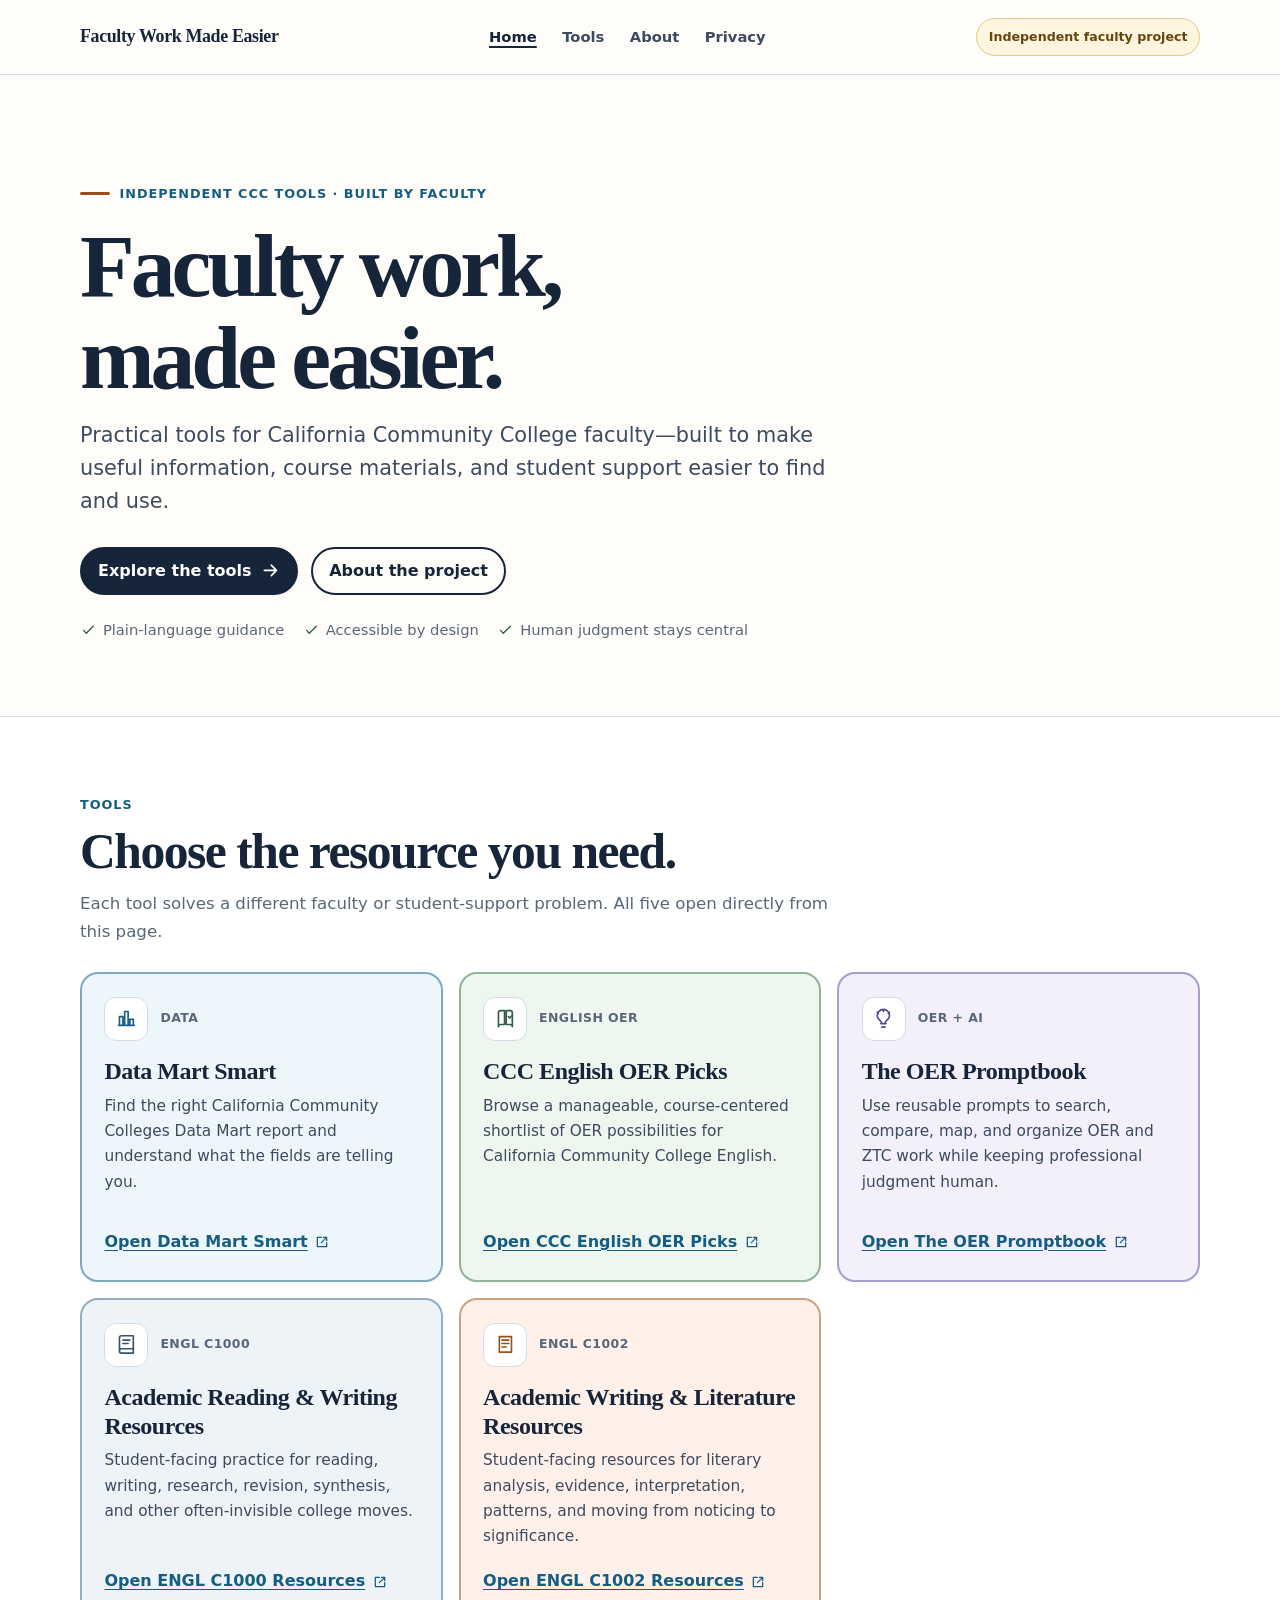
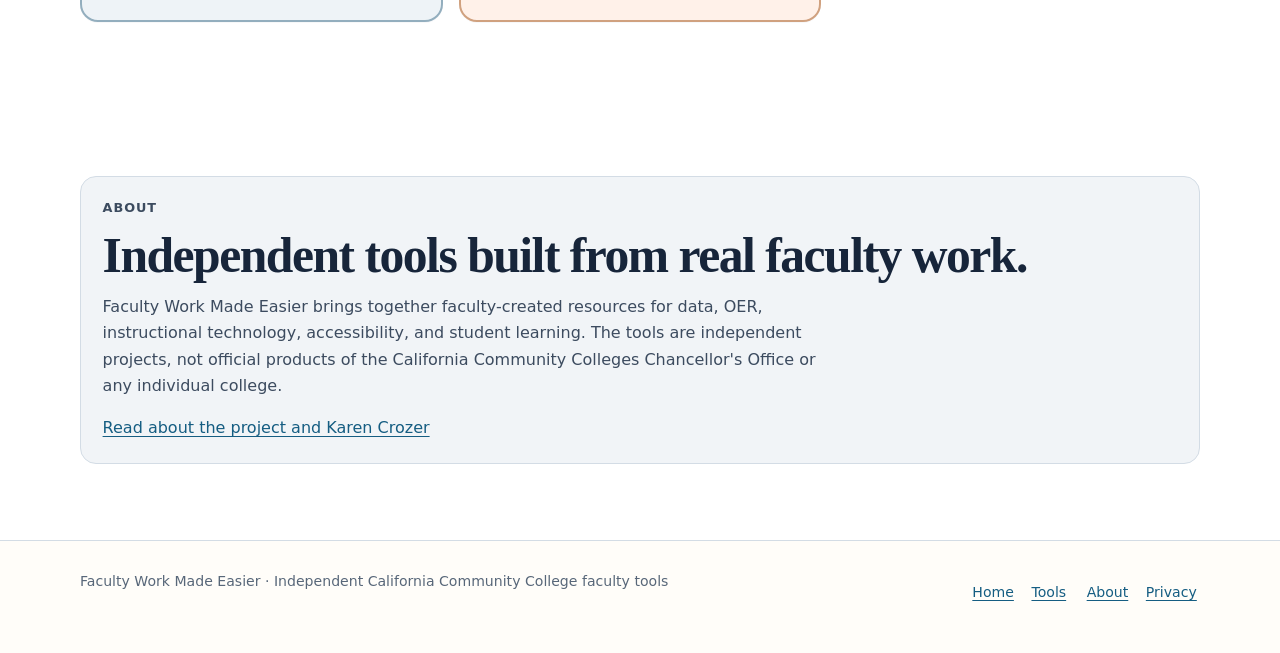
<file: index.html>
<!doctype html>
<html lang="en">
<head>
  <meta charset="utf-8">
  <meta name="viewport" content="width=device-width, initial-scale=1">
  <meta name="description" content="Independent, faculty-built tools for California Community College faculty working with data, OER, AI, and student learning.">
  <meta name="referrer" content="no-referrer">
  <meta name="color-scheme" content="light dark">
  <meta name="theme-color" content="#fffdf9" media="(prefers-color-scheme: light)">
  <meta name="theme-color" content="#111923" media="(prefers-color-scheme: dark)">
  <meta http-equiv="Content-Security-Policy" content="default-src 'self'; base-uri 'self'; object-src 'none'; img-src 'self' data:; font-src 'self'; style-src 'self'; script-src 'none'; connect-src 'none'; frame-src 'none'; form-action 'none'; upgrade-insecure-requests">
  <title>Faculty Work Made Easier | California Community College Faculty Tools</title>

  <link rel="icon" href="favicon.ico" sizes="any">
  <link rel="icon" type="image/png" sizes="32x32" href="favicon-32x32.png">
  <link rel="icon" type="image/png" sizes="16x16" href="favicon-16x16.png">
  <link rel="apple-touch-icon" sizes="180x180" href="apple-touch-icon.png">
  <link rel="manifest" href="manifest.webmanifest">
  <link rel="stylesheet" href="styles.css">
</head>
<body>
  <a class="skip-link" href="#main">Skip to main content</a>

  <header>
    <div class="wrap site-nav">
      <a class="brand" href="index.html">Faculty Work Made Easier</a>

      <nav aria-label="Primary navigation">
        <ul>
          <li><a href="index.html" aria-current="page">Home</a></li>
          <li><a href="index.html#tools">Tools</a></li>
          <li><a href="about.html">About</a></li>
          <li><a href="privacy.html">Privacy</a></li>
        </ul>
      </nav>

      <span class="independent">Independent faculty project</span>
    </div>
  </header>

  <main id="main" tabindex="-1">
    <section class="hero" aria-labelledby="hero-title">
      <div class="wrap">
        <div class="hero-inner">
          <p class="eyebrow">Independent CCC tools · built by faculty</p>
          <h1 id="hero-title">Faculty work, made easier.</h1>
          <p class="hero-lede">Practical tools for California Community College faculty—built to make useful information, course materials, and student support easier to find and use.</p>

          <div class="hero-actions">
            <a class="button" href="#tools">Explore the tools <svg class="icon" viewBox="0 0 24 24" aria-hidden="true"><path d="M5 12h14M13 6l6 6-6 6"/></svg></a>
            <a class="button secondary" href="about.html">About the project</a>
          </div>

          <ul class="trust-row" aria-label="Project values">
            <li><svg class="icon" viewBox="0 0 24 24" aria-hidden="true"><path d="m5 12 4 4L19 6"/></svg>Plain-language guidance</li>
            <li><svg class="icon" viewBox="0 0 24 24" aria-hidden="true"><path d="m5 12 4 4L19 6"/></svg>Accessible by design</li>
            <li><svg class="icon" viewBox="0 0 24 24" aria-hidden="true"><path d="m5 12 4 4L19 6"/></svg>Human judgment stays central</li>
          </ul>
        </div>
      </div>
    </section>

    <section class="tools-section" id="tools" aria-labelledby="tools-heading">
      <div class="wrap">
        <div class="section-intro">
          <p class="section-kicker">Tools</p>
          <h2 id="tools-heading">Choose the resource you need.</h2>
          <p>Each tool solves a different faculty or student-support problem. All five open directly from this page.</p>
        </div>

        <div class="tool-grid">
          <article class="tool-card tool-data">
            <div class="tool-card-top">
              <span class="tool-icon" aria-hidden="true">
                <svg class="icon" viewBox="0 0 24 24"><path d="M4 20V10h4v10M10 20V4h4v16M16 20v-7h4v7M3 20h18"/></svg>
              </span>
              <span class="tool-label">Data</span>
            </div>
            <h3>Data Mart Smart</h3>
            <p>Find the right California Community Colleges Data Mart report and understand what the fields are telling you.</p>
            <a class="tool-link" href="https://drkarebear.github.io/data-mart-smart/">
              Open Data Mart Smart <svg class="icon" viewBox="0 0 24 24" aria-hidden="true"><path d="M14 5h5v5M19 5l-8 8M19 13v6H5V5h6"/></svg>
            </a>
          </article>

          <article class="tool-card tool-oer">
            <div class="tool-card-top">
              <span class="tool-icon" aria-hidden="true">
                <svg class="icon" viewBox="0 0 24 24"><path d="M4 5.5A2.5 2.5 0 0 1 6.5 3H11v16H6.5A2.5 2.5 0 0 0 4 21.5zM20 5.5A2.5 2.5 0 0 0 17.5 3H13v16h4.5a2.5 2.5 0 0 1 2.5 2.5z"/><path d="m15.5 10 1.5 1.5 3-3"/></svg>
              </span>
              <span class="tool-label">English OER</span>
            </div>
            <h3>CCC English OER Picks</h3>
            <p>Browse a manageable, course-centered shortlist of OER possibilities for California Community College English.</p>
            <a class="tool-link" href="https://drkarebear.github.io/ccc-english-oer-picks/">
              Open CCC English OER Picks <svg class="icon" viewBox="0 0 24 24" aria-hidden="true"><path d="M14 5h5v5M19 5l-8 8M19 13v6H5V5h6"/></svg>
            </a>
          </article>

          <article class="tool-card tool-prompt">
            <div class="tool-card-top">
              <span class="tool-icon" aria-hidden="true">
                <svg class="icon" viewBox="0 0 24 24"><path d="M9 18h6M10 22h4M8.2 14.5A7 7 0 1 1 15.8 14.5C14.7 15.3 14 16.5 14 18h-4c0-1.5-.7-2.7-1.8-3.5Z"/><path d="M12 2v2M4.9 4.9l1.4 1.4M19.1 4.9l-1.4 1.4"/></svg>
              </span>
              <span class="tool-label">OER + AI</span>
            </div>
            <h3>The OER Promptbook</h3>
            <p>Use reusable prompts to search, compare, map, and organize OER and ZTC work while keeping professional judgment human.</p>
            <a class="tool-link" href="https://drkarebear.github.io/OER-Promptbook/">
              Open The OER Promptbook <svg class="icon" viewBox="0 0 24 24" aria-hidden="true"><path d="M14 5h5v5M19 5l-8 8M19 13v6H5V5h6"/></svg>
            </a>
          </article>

          <article class="tool-card tool-c1000">
            <div class="tool-card-top">
              <span class="tool-icon" aria-hidden="true">
                <svg class="icon" viewBox="0 0 24 24"><path d="M4 19.5A2.5 2.5 0 0 1 6.5 17H20M4 4.5A2.5 2.5 0 0 1 6.5 2H20v20H6.5A2.5 2.5 0 0 1 4 19.5z"/><path d="M8 7h8M8 11h6"/></svg>
              </span>
              <span class="tool-label">ENGL C1000</span>
            </div>
            <h3>Academic Reading &amp; Writing Resources</h3>
            <p>Student-facing practice for reading, writing, research, revision, synthesis, and other often-invisible college moves.</p>
            <a class="tool-link" href="https://drkarebear.github.io/C1000-resources/">
              Open ENGL C1000 Resources <svg class="icon" viewBox="0 0 24 24" aria-hidden="true"><path d="M14 5h5v5M19 5l-8 8M19 13v6H5V5h6"/></svg>
            </a>
          </article>

          <article class="tool-card tool-c1002">
            <div class="tool-card-top">
              <span class="tool-icon" aria-hidden="true">
                <svg class="icon" viewBox="0 0 24 24"><path d="M5 3h14v18H5z"/><path d="M8 7h8M8 11h8M8 15h5"/></svg>
              </span>
              <span class="tool-label">ENGL C1002</span>
            </div>
            <h3>Academic Writing &amp; Literature Resources</h3>
            <p>Student-facing resources for literary analysis, evidence, interpretation, patterns, and moving from noticing to significance.</p>
            <a class="tool-link" href="https://drkarebear.github.io/c1002-resources/">
              Open ENGL C1002 Resources <svg class="icon" viewBox="0 0 24 24" aria-hidden="true"><path d="M14 5h5v5M19 5l-8 8M19 13v6H5V5h6"/></svg>
            </a>
          </article>
        </div>
      </div>
    </section>

    <section class="content-section" aria-labelledby="about-preview-heading">
      <div class="wrap">
        <div class="about-preview">
          <p class="section-kicker">About</p>
          <h2 id="about-preview-heading">Independent tools built from real faculty work.</h2>
          <p>Faculty Work Made Easier brings together faculty-created resources for data, OER, instructional technology, accessibility, and student learning. The tools are independent projects, not official products of the California Community Colleges Chancellor's Office or any individual college.</p>
          <p><a href="about.html">Read about the project and Karen Crozer</a></p>
        </div>
      </div>
    </section>
  </main>

  <footer>
    <div class="wrap footer-inner">
      <p>Faculty Work Made Easier · Independent California Community College faculty tools</p>
      <div class="footer-links" aria-label="Footer links">
        <a href="index.html">Home</a>
        <a href="index.html#tools">Tools</a>
        <a href="about.html">About</a>
        <a href="privacy.html">Privacy</a>
      </div>
    </div>
  </footer>
</body>
</html>
</file>
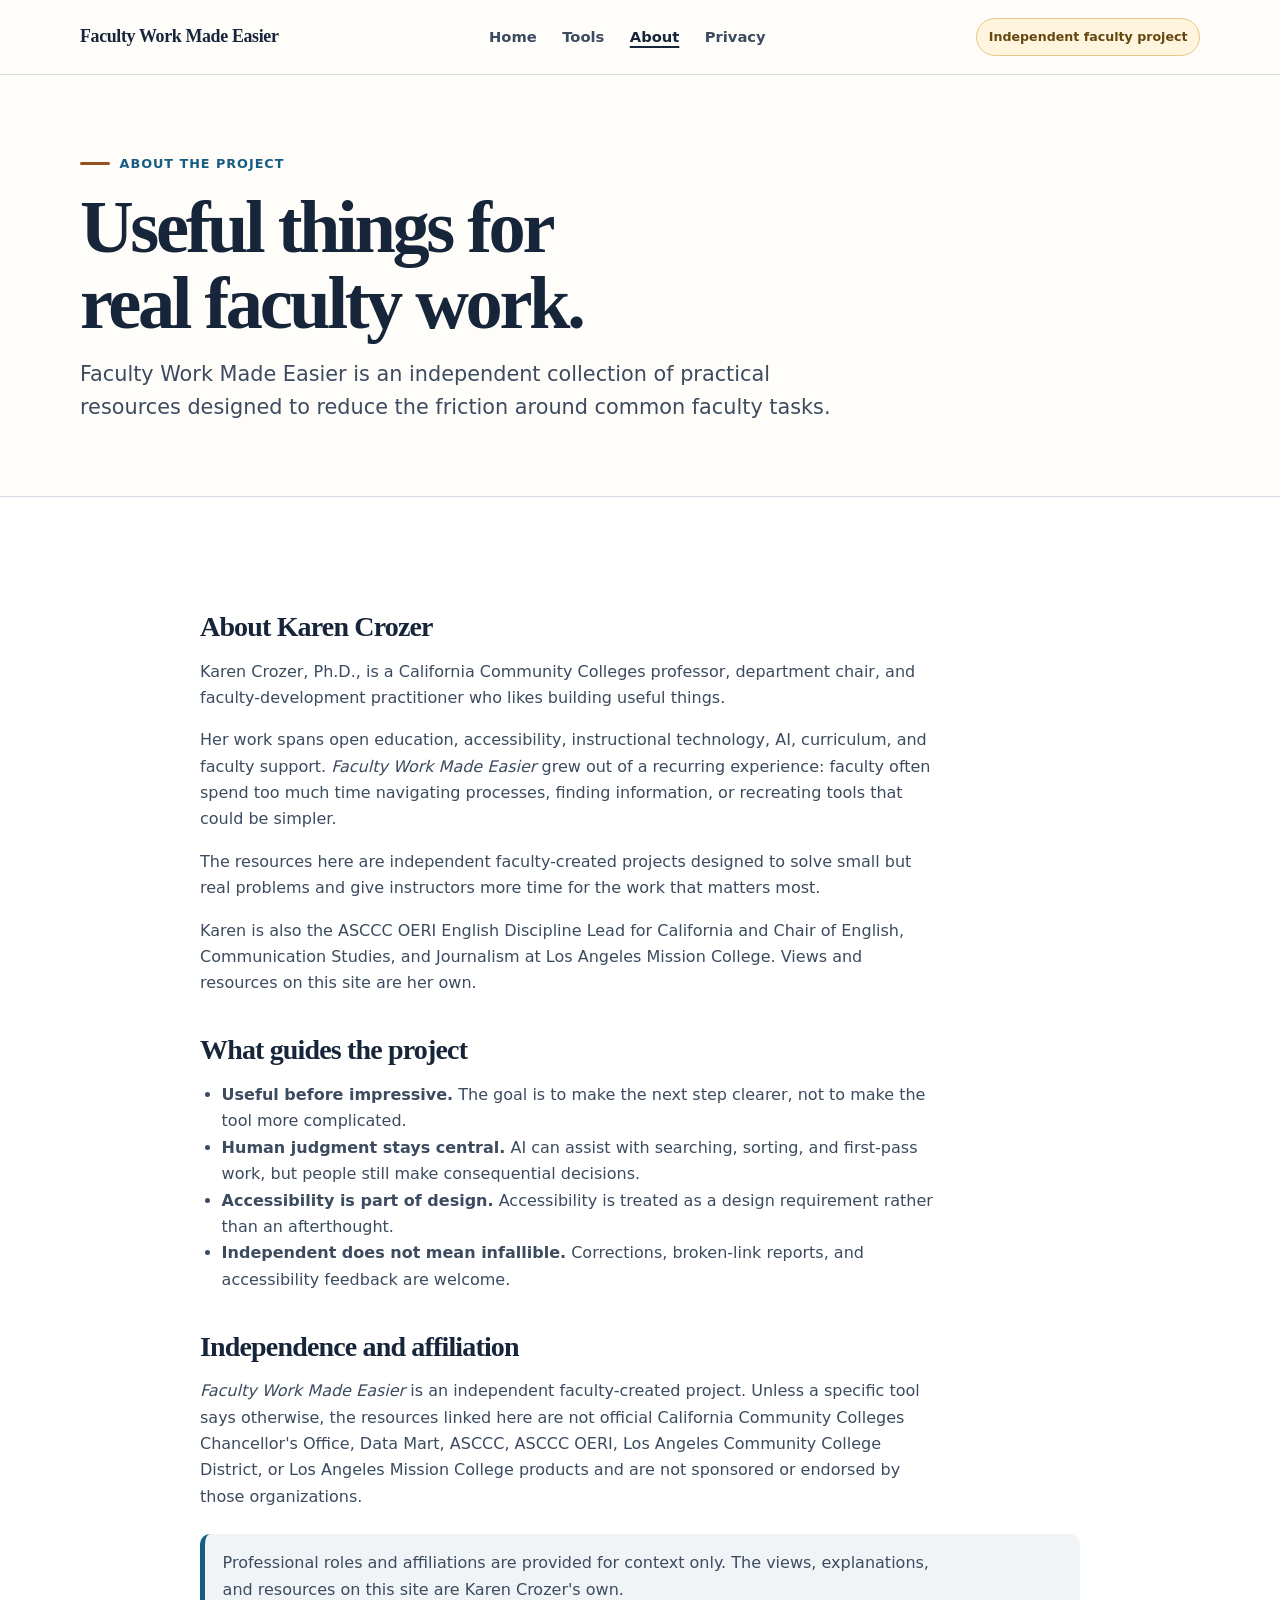
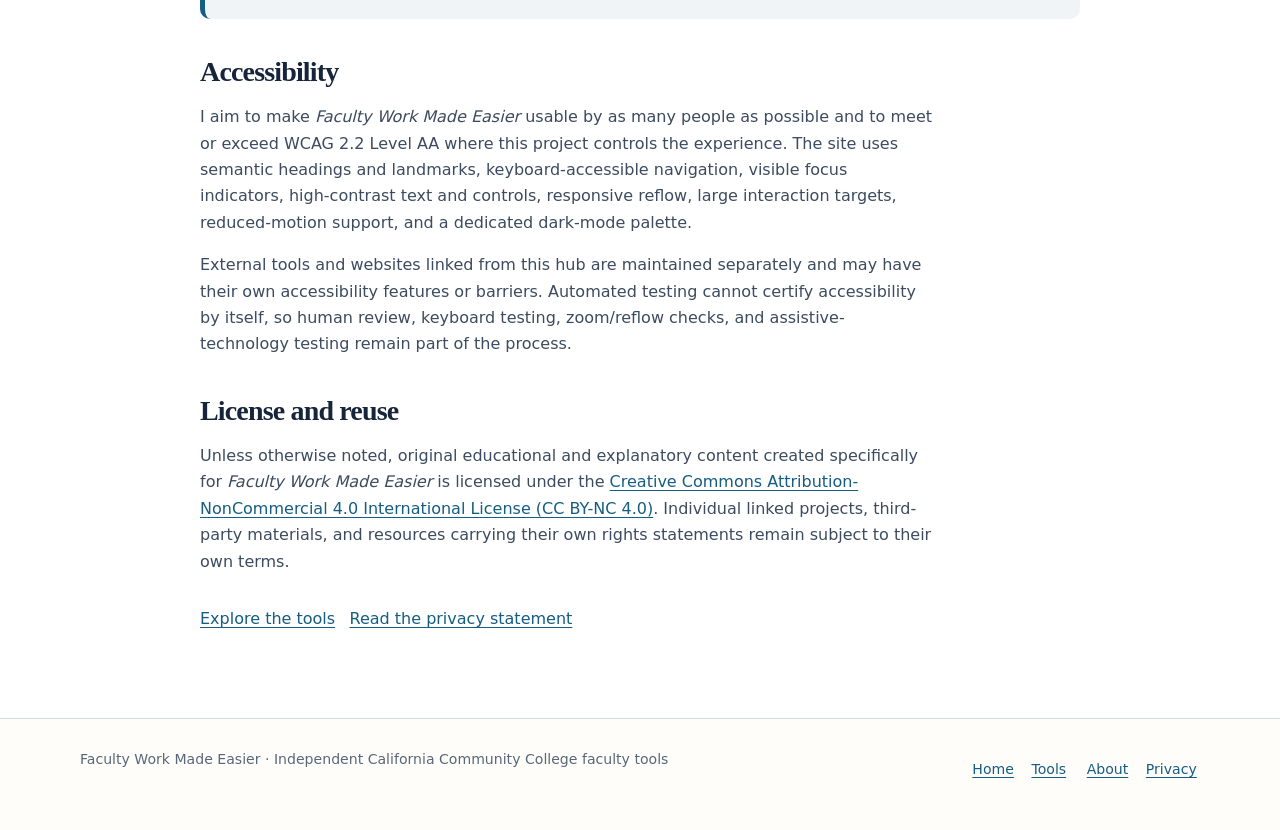
<file: about.html>
<!doctype html>
<html lang="en">
<head>
  <meta charset="utf-8">
  <meta name="viewport" content="width=device-width, initial-scale=1">
  <meta name="description" content="About Karen Crozer and the independent Faculty Work Made Easier project.">
  <meta name="referrer" content="no-referrer">
  <meta name="color-scheme" content="light dark">
  <meta name="theme-color" content="#fffdf9" media="(prefers-color-scheme: light)">
  <meta name="theme-color" content="#111923" media="(prefers-color-scheme: dark)">
  <meta http-equiv="Content-Security-Policy" content="default-src 'self'; base-uri 'self'; object-src 'none'; img-src 'self' data:; font-src 'self'; style-src 'self'; script-src 'none'; connect-src 'none'; frame-src 'none'; form-action 'none'; upgrade-insecure-requests">
  <title>About | Faculty Work Made Easier</title>

  <link rel="icon" href="favicon.ico" sizes="any">
  <link rel="icon" type="image/png" sizes="32x32" href="favicon-32x32.png">
  <link rel="icon" type="image/png" sizes="16x16" href="favicon-16x16.png">
  <link rel="apple-touch-icon" sizes="180x180" href="apple-touch-icon.png">
  <link rel="manifest" href="manifest.webmanifest">
  <link rel="stylesheet" href="styles.css">
</head>
<body>
  <a class="skip-link" href="#main">Skip to main content</a>

  <header>
    <div class="wrap site-nav">
      <a class="brand" href="index.html">Faculty Work Made Easier</a>

      <nav aria-label="Primary navigation">
        <ul>
          <li><a href="index.html">Home</a></li>
          <li><a href="index.html#tools">Tools</a></li>
          <li><a href="about.html" aria-current="page">About</a></li>
          <li><a href="privacy.html">Privacy</a></li>
        </ul>
      </nav>

      <span class="independent">Independent faculty project</span>
    </div>
  </header>

  <main id="main" tabindex="-1">
    <section class="hero compact" aria-labelledby="page-title">
      <div class="wrap">
        <div class="hero-inner">
          <p class="eyebrow">About the project</p>
          <h1 id="page-title">Useful things for real faculty work.</h1>
          <p class="hero-lede">Faculty Work Made Easier is an independent collection of practical resources designed to reduce the friction around common faculty tasks.</p>
        </div>
      </div>
    </section>

    <section class="content-section">
      <div class="wrap content-wrap prose">
        <h2>About Karen Crozer</h2>

        <p>Karen Crozer, Ph.D., is a California Community Colleges professor, department chair, and faculty-development practitioner who likes building useful things.</p>

        <p>Her work spans open education, accessibility, instructional technology, AI, curriculum, and faculty support. <em>Faculty Work Made Easier</em> grew out of a recurring experience: faculty often spend too much time navigating processes, finding information, or recreating tools that could be simpler.</p>

        <p>The resources here are independent faculty-created projects designed to solve small but real problems and give instructors more time for the work that matters most.</p>

        <p>Karen is also the ASCCC OERI English Discipline Lead for California and Chair of English, Communication Studies, and Journalism at Los Angeles Mission College. Views and resources on this site are her own.</p>

        <h2>What guides the project</h2>
        <ul>
          <li><strong>Useful before impressive.</strong> The goal is to make the next step clearer, not to make the tool more complicated.</li>
          <li><strong>Human judgment stays central.</strong> AI can assist with searching, sorting, and first-pass work, but people still make consequential decisions.</li>
          <li><strong>Accessibility is part of design.</strong> Accessibility is treated as a design requirement rather than an afterthought.</li>
          <li><strong>Independent does not mean infallible.</strong> Corrections, broken-link reports, and accessibility feedback are welcome.</li>
        </ul>

        <h2>Independence and affiliation</h2>
        <p><em>Faculty Work Made Easier</em> is an independent faculty-created project. Unless a specific tool says otherwise, the resources linked here are not official California Community Colleges Chancellor's Office, Data Mart, ASCCC, ASCCC OERI, Los Angeles Community College District, or Los Angeles Mission College products and are not sponsored or endorsed by those organizations.</p>

        <div class="callout">
          <p>Professional roles and affiliations are provided for context only. The views, explanations, and resources on this site are Karen Crozer's own.</p>
        </div>

        <h2 id="accessibility">Accessibility</h2>
        <p>I aim to make <em>Faculty Work Made Easier</em> usable by as many people as possible and to meet or exceed WCAG 2.2 Level AA where this project controls the experience. The site uses semantic headings and landmarks, keyboard-accessible navigation, visible focus indicators, high-contrast text and controls, responsive reflow, large interaction targets, reduced-motion support, and a dedicated dark-mode palette.</p>

        <p>External tools and websites linked from this hub are maintained separately and may have their own accessibility features or barriers. Automated testing cannot certify accessibility by itself, so human review, keyboard testing, zoom/reflow checks, and assistive-technology testing remain part of the process.</p>

        <h2>License and reuse</h2>
        <p>Unless otherwise noted, original educational and explanatory content created specifically for <em>Faculty Work Made Easier</em> is licensed under the <a href="https://creativecommons.org/licenses/by-nc/4.0/">Creative Commons Attribution-NonCommercial 4.0 International License (CC BY-NC 4.0)</a>. Individual linked projects, third-party materials, and resources carrying their own rights statements remain subject to their own terms.</p>

        <div class="page-links" aria-label="Related pages">
          <a href="index.html#tools">Explore the tools</a>
          <a href="privacy.html">Read the privacy statement</a>
        </div>
      </div>
    </section>
  </main>

  <footer>
    <div class="wrap footer-inner">
      <p>Faculty Work Made Easier · Independent California Community College faculty tools</p>
      <div class="footer-links" aria-label="Footer links">
        <a href="index.html">Home</a>
        <a href="index.html#tools">Tools</a>
        <a href="about.html">About</a>
        <a href="privacy.html">Privacy</a>
      </div>
    </div>
  </footer>
</body>
</html>
</file>
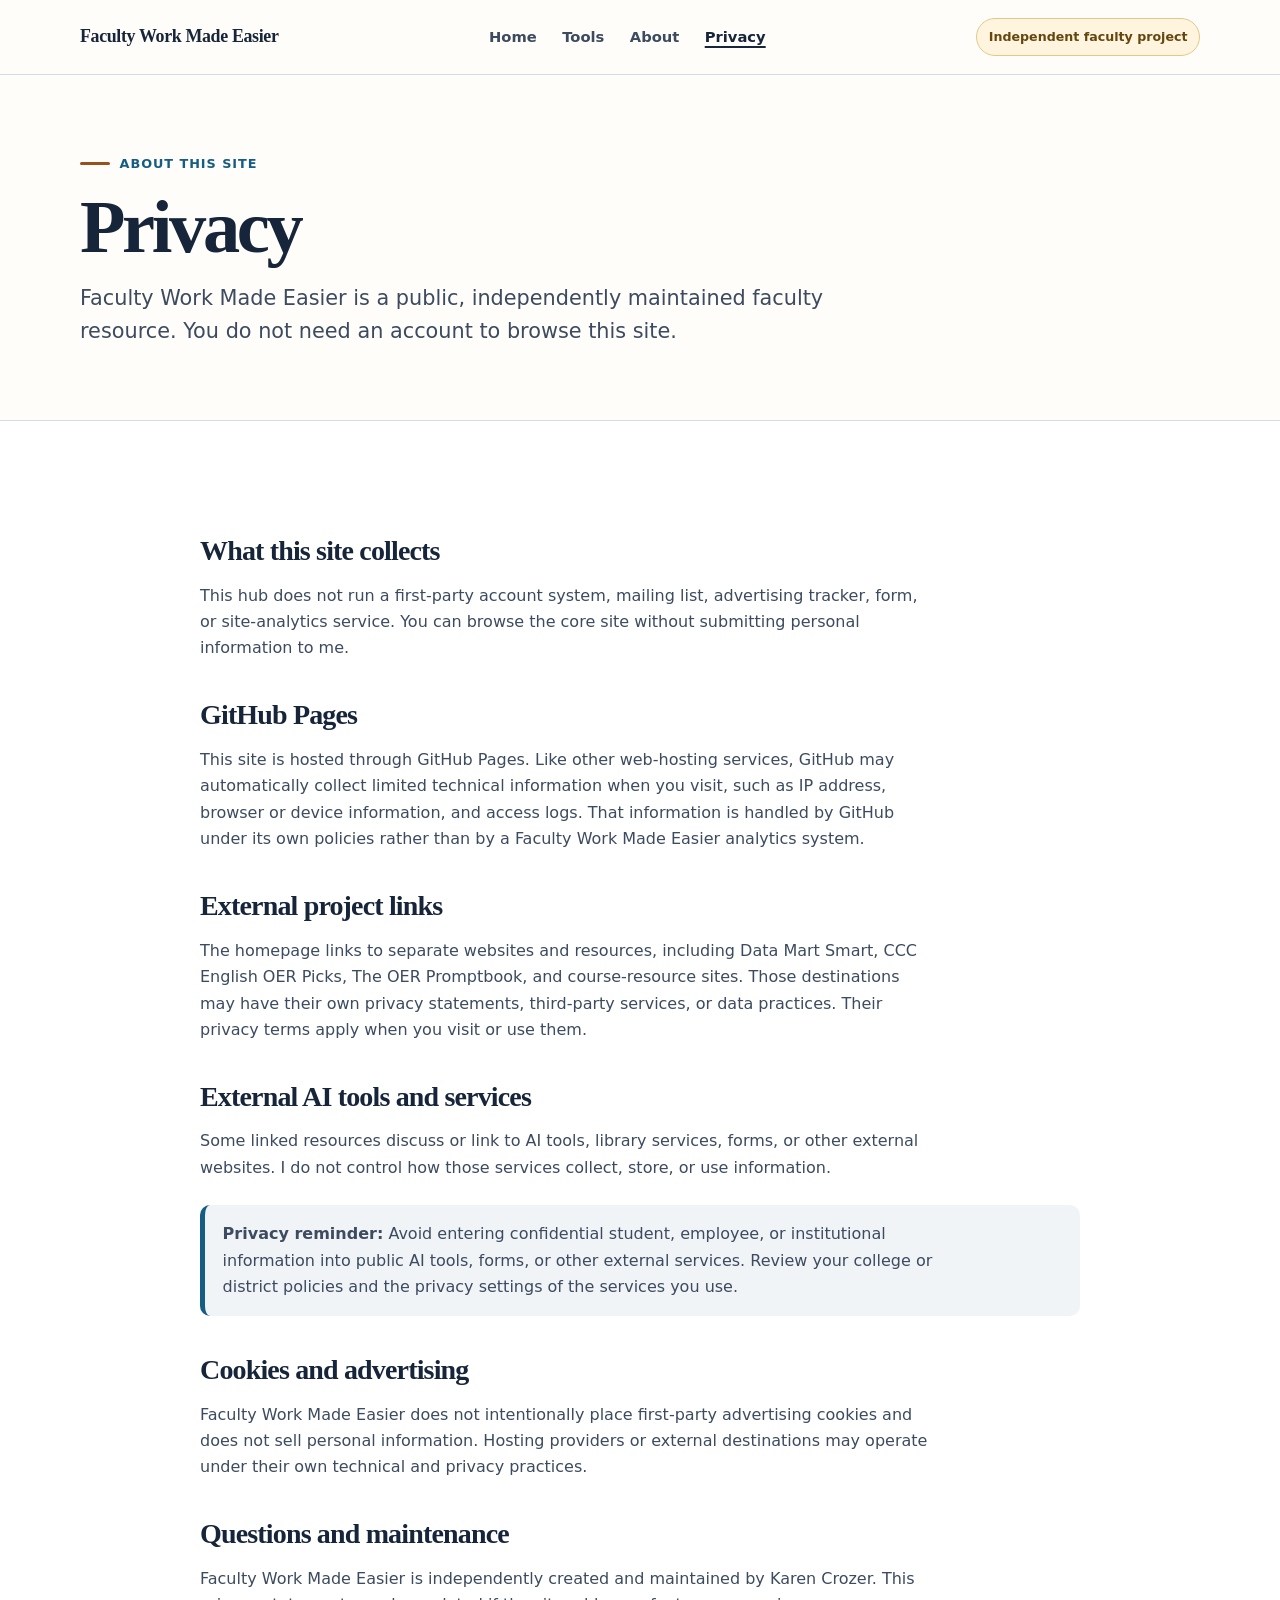
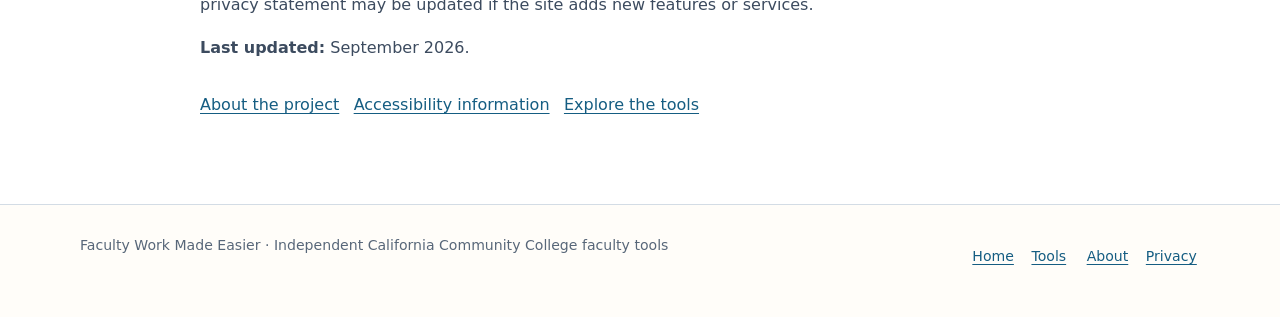
<file: privacy.html>
<!doctype html>
<html lang="en">
<head>
  <meta charset="utf-8">
  <meta name="viewport" content="width=device-width, initial-scale=1">
  <meta name="description" content="Privacy information for Faculty Work Made Easier.">
  <meta name="referrer" content="no-referrer">
  <meta name="color-scheme" content="light dark">
  <meta name="theme-color" content="#fffdf9" media="(prefers-color-scheme: light)">
  <meta name="theme-color" content="#111923" media="(prefers-color-scheme: dark)">
  <meta http-equiv="Content-Security-Policy" content="default-src 'self'; base-uri 'self'; object-src 'none'; img-src 'self' data:; font-src 'self'; style-src 'self'; script-src 'none'; connect-src 'none'; frame-src 'none'; form-action 'none'; upgrade-insecure-requests">
  <title>Privacy | Faculty Work Made Easier</title>

  <link rel="icon" href="favicon.ico" sizes="any">
  <link rel="icon" type="image/png" sizes="32x32" href="favicon-32x32.png">
  <link rel="icon" type="image/png" sizes="16x16" href="favicon-16x16.png">
  <link rel="apple-touch-icon" sizes="180x180" href="apple-touch-icon.png">
  <link rel="manifest" href="manifest.webmanifest">
  <link rel="stylesheet" href="styles.css">
</head>
<body>
  <a class="skip-link" href="#main">Skip to main content</a>

  <header>
    <div class="wrap site-nav">
      <a class="brand" href="index.html">Faculty Work Made Easier</a>

      <nav aria-label="Primary navigation">
        <ul>
          <li><a href="index.html">Home</a></li>
          <li><a href="index.html#tools">Tools</a></li>
          <li><a href="about.html">About</a></li>
          <li><a href="privacy.html" aria-current="page">Privacy</a></li>
        </ul>
      </nav>

      <span class="independent">Independent faculty project</span>
    </div>
  </header>

  <main id="main" tabindex="-1">
    <section class="hero compact" aria-labelledby="page-title">
      <div class="wrap">
        <div class="hero-inner">
          <p class="eyebrow">About this site</p>
          <h1 id="page-title">Privacy</h1>
          <p class="hero-lede">Faculty Work Made Easier is a public, independently maintained faculty resource. You do not need an account to browse this site.</p>
        </div>
      </div>
    </section>

    <section class="content-section">
      <div class="wrap content-wrap prose">
        <h2>What this site collects</h2>
        <p>This hub does not run a first-party account system, mailing list, advertising tracker, form, or site-analytics service. You can browse the core site without submitting personal information to me.</p>

        <h2>GitHub Pages</h2>
        <p>This site is hosted through GitHub Pages. Like other web-hosting services, GitHub may automatically collect limited technical information when you visit, such as IP address, browser or device information, and access logs. That information is handled by GitHub under its own policies rather than by a Faculty Work Made Easier analytics system.</p>

        <h2>External project links</h2>
        <p>The homepage links to separate websites and resources, including Data Mart Smart, CCC English OER Picks, The OER Promptbook, and course-resource sites. Those destinations may have their own privacy statements, third-party services, or data practices. Their privacy terms apply when you visit or use them.</p>

        <h2>External AI tools and services</h2>
        <p>Some linked resources discuss or link to AI tools, library services, forms, or other external websites. I do not control how those services collect, store, or use information.</p>

        <div class="callout">
          <p><strong>Privacy reminder:</strong> Avoid entering confidential student, employee, or institutional information into public AI tools, forms, or other external services. Review your college or district policies and the privacy settings of the services you use.</p>
        </div>

        <h2>Cookies and advertising</h2>
        <p>Faculty Work Made Easier does not intentionally place first-party advertising cookies and does not sell personal information. Hosting providers or external destinations may operate under their own technical and privacy practices.</p>

        <h2>Questions and maintenance</h2>
        <p>Faculty Work Made Easier is independently created and maintained by Karen Crozer. This privacy statement may be updated if the site adds new features or services.</p>

        <p><strong>Last updated:</strong> September 2026.</p>

        <div class="page-links" aria-label="Related pages">
          <a href="about.html">About the project</a>
          <a href="about.html#accessibility">Accessibility information</a>
          <a href="index.html#tools">Explore the tools</a>
        </div>
      </div>
    </section>
  </main>

  <footer>
    <div class="wrap footer-inner">
      <p>Faculty Work Made Easier · Independent California Community College faculty tools</p>
      <div class="footer-links" aria-label="Footer links">
        <a href="index.html">Home</a>
        <a href="index.html#tools">Tools</a>
        <a href="about.html">About</a>
        <a href="privacy.html">Privacy</a>
      </div>
    </div>
  </footer>
</body>
</html>
</file>
<file: styles.css>
:root {
  color-scheme: light;

  --bg: #f6f8fa;
  --surface: #ffffff;
  --surface-warm: #fffdf9;
  --surface-soft: #f1f4f7;
  --text: #17253a;
  --text-soft: #3c4b5f;
  --muted: #586779;
  --border: #d3dce5;
  --border-strong: #b9c6d2;
  --link: #155d82;
  --focus: #005fcc;

  --blue: #175d84;
  --green: #315f46;
  --orange: #99501f;
  --violet: #584790;
  --slate: #35546a;

  --blue-wash: #edf6fb;
  --green-wash: #eef7ef;
  --peach-wash: #fff1e9;
  --violet-wash: #f3effb;
  --slate-wash: #eef3f7;

  --badge-bg: #fff5df;
  --badge-text: #64460e;
  --badge-border: #e4c986;

  --shadow: 0 8px 28px rgba(20, 36, 61, .07);
  --radius: 18px;
  --max: 1120px;
}

@media (prefers-color-scheme: dark) {
  :root {
    color-scheme: dark;

    --bg: #0b1118;
    --surface: #121a24;
    --surface-warm: #111923;
    --surface-soft: #18222d;
    --text: #f2f6fa;
    --text-soft: #d6e0e9;
    --muted: #b5c3d1;
    --border: #41505f;
    --border-strong: #5c6d7d;
    --link: #8fd3ff;
    --focus: #79b8ff;

    --blue: #8fd3ff;
    --green: #9dd8ad;
    --orange: #ffb684;
    --violet: #c3b2ff;
    --slate: #b7d3e7;

    --blue-wash: #102a3a;
    --green-wash: #14291e;
    --peach-wash: #2f201a;
    --violet-wash: #241f38;
    --slate-wash: #172430;

    --badge-bg: #2a2418;
    --badge-text: #ffe4a6;
    --badge-border: #695b35;

    --shadow: 0 10px 30px rgba(0, 0, 0, .24);
  }
}

*,
*::before,
*::after {
  box-sizing: border-box;
}

html {
  scroll-behavior: smooth;
  text-size-adjust: 100%;
  -webkit-text-size-adjust: 100%;
}

body {
  margin: 0;
  color: var(--text);
  background: var(--bg);
  font-family: Inter, ui-sans-serif, system-ui, -apple-system, BlinkMacSystemFont, "Segoe UI", sans-serif;
  font-size: 1rem;
  line-height: 1.65;
  overflow-wrap: break-word;
  -webkit-font-smoothing: antialiased;
  text-rendering: optimizeLegibility;
}

main:focus {
  outline: none;
}

a {
  color: var(--link);
  text-decoration-thickness: .09em;
  text-underline-offset: .18em;
}

p,
li {
  max-width: 72ch;
}

:where(a, button, [tabindex]):focus-visible {
  outline: 3px solid var(--focus);
  outline-offset: 4px;
  border-radius: 8px;
}

.skip-link {
  position: fixed;
  left: 1rem;
  top: -8rem;
  z-index: 1000;
  min-height: 44px;
  display: inline-flex;
  align-items: center;
  padding: .7rem 1rem;
  border: 2px solid #000;
  border-radius: 8px;
  background: #fff;
  color: #000;
  font-weight: 850;
  text-decoration: none;
}

.skip-link:focus {
  top: 1rem;
}

.wrap {
  width: min(calc(100% - 2rem), var(--max));
  margin-inline: auto;
}

.icon {
  width: 1.3rem;
  height: 1.3rem;
  flex: 0 0 auto;
  stroke: currentColor;
  stroke-width: 1.9;
  fill: none;
  stroke-linecap: round;
  stroke-linejoin: round;
}

header {
  background: var(--surface-warm);
  border-bottom: 1px solid var(--border);
}

.site-nav {
  min-height: 74px;
  display: flex;
  align-items: center;
  justify-content: space-between;
  gap: 1rem 1.5rem;
  padding-block: .65rem;
}

.brand {
  min-height: 44px;
  display: inline-flex;
  align-items: center;
  color: var(--text);
  text-decoration: none;
  font-family: Georgia, "Times New Roman", serif;
  font-size: 1.12rem;
  font-weight: 800;
  line-height: 1.2;
  letter-spacing: -.02em;
}

nav ul {
  display: flex;
  flex-wrap: wrap;
  justify-content: flex-end;
  gap: .15rem;
  margin: 0;
  padding: 0;
  list-style: none;
}

nav a {
  min-width: 44px;
  min-height: 44px;
  display: inline-flex;
  align-items: center;
  justify-content: center;
  padding: .55rem .72rem;
  border-radius: 10px;
  color: var(--text-soft);
  text-decoration: none;
  font-size: .92rem;
  font-weight: 760;
}

nav a[aria-current="page"] {
  color: var(--text);
  text-decoration: underline;
  text-decoration-thickness: 2px;
  text-underline-offset: .3em;
}

.independent {
  min-height: 38px;
  display: inline-flex;
  align-items: center;
  padding: .42rem .72rem;
  border: 1px solid var(--badge-border);
  border-radius: 999px;
  background: var(--badge-bg);
  color: var(--badge-text);
  font-size: .79rem;
  font-weight: 800;
  white-space: nowrap;
}

@media (hover: hover) {
  nav a:hover {
    background: var(--surface-soft);
  }
}

.hero {
  padding: clamp(3.6rem, 8vw, 6.6rem) 0 clamp(3.2rem, 6vw, 4.6rem);
  background: var(--surface-warm);
  border-bottom: 1px solid var(--border);
}

.hero.compact {
  padding-block: clamp(2.8rem, 6vw, 4.5rem);
}

.hero-inner {
  max-width: 900px;
}

.eyebrow,
.section-kicker {
  margin: 0 0 .65rem;
  color: var(--link);
  font-size: .8rem;
  font-weight: 850;
  letter-spacing: .075em;
  text-transform: uppercase;
}

.eyebrow {
  display: inline-flex;
  align-items: center;
  gap: .6rem;
  margin-bottom: 1rem;
}

.eyebrow::before {
  content: "";
  width: 30px;
  height: 3px;
  border-radius: 99px;
  background: var(--orange);
}

h1,
h2,
h3 {
  margin-top: 0;
  color: var(--text);
}

h1 {
  max-width: 12ch;
  margin-bottom: 1rem;
  font-family: Georgia, "Times New Roman", serif;
  font-size: clamp(3rem, 7vw, 5.7rem);
  line-height: 1.02;
  letter-spacing: -.045em;
  text-wrap: balance;
}

.compact h1 {
  max-width: 16ch;
  font-size: clamp(2.65rem, 6vw, 4.65rem);
}

.hero-lede {
  max-width: 760px;
  margin: 0;
  color: var(--text-soft);
  font-size: clamp(1.1rem, 2vw, 1.3rem);
  line-height: 1.58;
}

.hero-actions {
  display: flex;
  flex-wrap: wrap;
  gap: .8rem;
  margin: 1.8rem 0 1.45rem;
}

.button {
  min-height: 48px;
  display: inline-flex;
  align-items: center;
  justify-content: center;
  gap: .5rem;
  padding: .74rem 1rem;
  border: 2px solid var(--text);
  border-radius: 999px;
  background: var(--text);
  color: var(--surface);
  text-decoration: none;
  font-weight: 830;
  line-height: 1.2;
}

.button.secondary {
  background: transparent;
  color: var(--text);
}

.trust-row {
  display: flex;
  flex-wrap: wrap;
  gap: .65rem 1.15rem;
  margin: 0;
  padding: 0;
  list-style: none;
  color: var(--muted);
  font-size: .92rem;
}

.trust-row li {
  display: inline-flex;
  align-items: center;
  gap: .38rem;
}

.trust-row .icon {
  width: 1.05rem;
  height: 1.05rem;
  color: var(--green);
}

section {
  padding: clamp(3.2rem, 6vw, 5rem) 0;
}

.section-intro {
  max-width: 790px;
  margin-bottom: 1.7rem;
}

h2 {
  margin-bottom: .65rem;
  font-family: Georgia, "Times New Roman", serif;
  font-size: clamp(2rem, 4vw, 3.1rem);
  line-height: 1.1;
  letter-spacing: -.03em;
  text-wrap: balance;
}

.section-intro > p:last-child {
  margin: 0;
  color: var(--muted);
  font-size: 1.04rem;
}

.tools-section,
.content-section {
  background: var(--surface);
}

.tool-grid {
  display: grid;
  grid-template-columns: repeat(3, minmax(0, 1fr));
  gap: 1rem;
}

.tool-card {
  display: flex;
  flex-direction: column;
  min-height: 310px;
  padding: 1.4rem;
  border: 2px solid var(--border-strong);
  border-radius: var(--radius);
  color: var(--text);
  box-shadow: 0 1px 0 rgba(20,36,61,.03);
}

.tool-data {
  background: var(--blue-wash);
  border-color: #7fa9c1;
}

.tool-oer {
  background: var(--green-wash);
  border-color: #8fb498;
}

.tool-prompt {
  background: var(--violet-wash);
  border-color: #a99cd0;
}

.tool-c1000 {
  background: var(--slate-wash);
  border-color: #93aebe;
}

.tool-c1002 {
  background: var(--peach-wash);
  border-color: #d0a17f;
}

@media (prefers-color-scheme: dark) {
  .tool-data { border-color: #4b86a8; }
  .tool-oer { border-color: #5e916d; }
  .tool-prompt { border-color: #7a68ad; }
  .tool-c1000 { border-color: #58758a; }
  .tool-c1002 { border-color: #986847; }
}

.tool-card-top {
  display: flex;
  align-items: center;
  gap: .75rem;
  margin-bottom: 1rem;
}

.tool-icon {
  width: 44px;
  height: 44px;
  display: grid;
  place-items: center;
  flex: 0 0 44px;
  border: 1px solid var(--border);
  border-radius: 12px;
  background: var(--surface);
}

.tool-data .tool-icon { color: var(--blue); }
.tool-oer .tool-icon { color: var(--green); }
.tool-prompt .tool-icon { color: var(--violet); }
.tool-c1000 .tool-icon { color: var(--slate); }
.tool-c1002 .tool-icon { color: var(--orange); }

.tool-label {
  color: var(--muted);
  font-size: .78rem;
  font-weight: 820;
  letter-spacing: .035em;
  text-transform: uppercase;
}

.tool-card h3 {
  margin-bottom: .5rem;
  font-family: Georgia, "Times New Roman", serif;
  font-size: 1.5rem;
  line-height: 1.2;
  letter-spacing: -.02em;
}

.tool-card p {
  margin: 0;
  color: var(--text-soft);
  font-size: .96rem;
}

.tool-link {
  min-height: 48px;
  width: fit-content;
  margin-top: auto;
  padding-top: 1rem;
  display: inline-flex;
  align-items: center;
  gap: .4rem;
  color: var(--link);
  font-weight: 830;
}

.tool-link .icon {
  width: 1rem;
  height: 1rem;
}

@media (hover: hover) {
  .tool-card:hover {
    transform: translateY(-2px);
    box-shadow: var(--shadow);
  }
}

.about-preview {
  padding: 1.3rem 1.35rem;
  border: 1px solid var(--border);
  border-radius: 16px;
  background: var(--surface-soft);
}

.about-preview p {
  margin-top: 0;
  color: var(--text-soft);
}

.about-preview p:last-child {
  margin-bottom: 0;
}

.content-wrap {
  max-width: 880px;
}

.prose h2 {
  margin-top: 2.4rem;
  font-size: 1.75rem;
}

.prose h3 {
  margin-top: 1.8rem;
  margin-bottom: .4rem;
  font-size: 1.2rem;
}

.prose p,
.prose li {
  color: var(--text-soft);
}

.prose ul {
  padding-left: 1.35rem;
}

.callout {
  margin: 1.5rem 0;
  padding: 1rem 1.1rem;
  border-left: 5px solid var(--link);
  border-radius: 10px;
  background: var(--surface-soft);
}

.callout p {
  margin: 0;
}

.page-links {
  display: flex;
  flex-wrap: wrap;
  gap: .5rem .9rem;
  margin-top: 1.4rem;
}

.page-links a {
  min-height: 44px;
  display: inline-flex;
  align-items: center;
}

footer {
  padding: 1.8rem 0 2.4rem;
  border-top: 1px solid var(--border);
  background: var(--surface-warm);
}

.footer-inner {
  display: flex;
  justify-content: space-between;
  gap: 1.25rem;
  align-items: flex-start;
  color: var(--muted);
  font-size: .88rem;
}

.footer-inner p {
  margin: 0;
}

.footer-links {
  display: flex;
  flex-wrap: wrap;
  justify-content: flex-end;
  gap: .2rem .7rem;
}

.footer-links a {
  min-width: 44px;
  min-height: 44px;
  display: inline-flex;
  align-items: center;
  padding-inline: .2rem;
}

@media (max-width: 980px) {
  .tool-grid {
    grid-template-columns: repeat(2, minmax(0, 1fr));
  }
}

@media (max-width: 900px) {
  .independent {
    display: none;
  }
}

@media (max-width: 760px) {
  .site-nav {
    align-items: flex-start;
    flex-direction: column;
    gap: .45rem;
  }

  nav {
    width: 100%;
  }

  nav ul {
    justify-content: flex-start;
  }

  .hero {
    padding-top: 3.1rem;
  }

  h1 {
    font-size: clamp(3rem, 15vw, 4.5rem);
  }

  .footer-inner {
    flex-direction: column;
  }

  .footer-links {
    justify-content: flex-start;
  }
}

@media (max-width: 680px) {
  .tool-grid {
    grid-template-columns: 1fr;
  }

  .tool-card {
    min-height: 0;
  }

  .tool-link,
  .button {
    width: 100%;
  }
}

@media (max-width: 520px) {
  .wrap {
    width: min(calc(100% - 1.25rem), var(--max));
  }

  .hero-actions {
    flex-direction: column;
    align-items: stretch;
  }

  .trust-row {
    display: grid;
    gap: .5rem;
  }

  section {
    padding-block: 3rem;
  }
}

@media (prefers-reduced-motion: reduce) {
  html {
    scroll-behavior: auto;
  }

  *,
  *::before,
  *::after {
    scroll-behavior: auto !important;
    transition-duration: .001ms !important;
    animation-duration: .001ms !important;
    animation-iteration-count: 1 !important;
  }
}

@media (prefers-contrast: more) {
  :root {
    --border: #8a99a7;
    --border-strong: #738392;
  }

  @media (prefers-color-scheme: dark) {
    :root {
      --border: #8192a3;
      --border-strong: #9bacbc;
    }
  }

  .tool-card,
  .about-preview,
  .callout {
    border-width: 3px;
  }
}

@media (forced-colors: active) {
  .tool-card,
  .about-preview,
  .callout,
  .independent,
  .button {
    border: 1px solid CanvasText;
  }

  .eyebrow::before {
    background: CanvasText;
  }
}

@media print {
  header nav,
  .hero-actions,
  .independent,
  .footer-links {
    display: none;
  }

  body,
  .hero,
  .tools-section,
  .content-section,
  footer {
    color: #000;
    background: #fff;
  }

  .tool-card,
  .about-preview,
  .callout {
    color: #000;
    background: #fff;
    border: 1px solid #777;
  }

  a {
    color: #000;
  }
}
</file>
